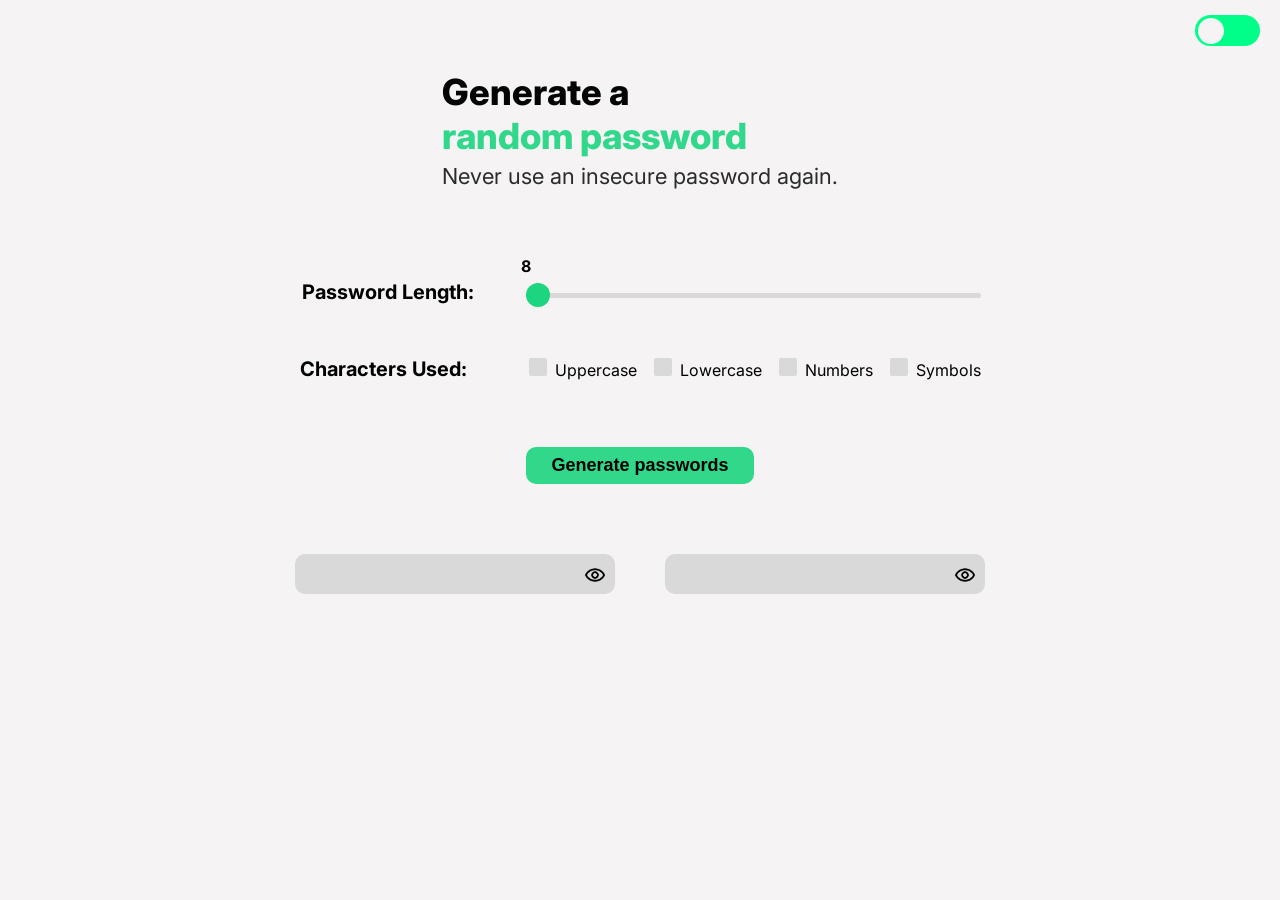
<file: Generate a random password/index.html>
<!DOCTYPE html>
<html lang="en">
<head>
  <meta charset="UTF-8">
  <meta name="viewport" content="width=device-width, initial-scale=1.0">
  <title>Generate a Random Password</title>
  <link rel="stylesheet" href="index.css">
  <link rel="preconnect" href="https://fonts.googleapis.com">
  <link rel="preconnect" href="https://fonts.gstatic.com" crossorigin>
  <link href="https://fonts.googleapis.com/css2?family=Anek+Devanagari:wght@100..800&family=Happy+Monkey&family=Inter:ital,opsz,wght@0,14..32,100..900;1,14..32,100..900&display=swap" rel="stylesheet">
</head>
<body>
  <!-- Toggle button div -->
  <div id="toggle-button-div">
    <label class="toggle">
      <input type="checkbox" id="btnToggle" name="btnToggle" />
      <span class="slider"></span>
    </label>
  </div>

  <!-- Header text -->
  <div id="main-text">
    <div class="inline-container">
       <h1 class="header">Generate a <br><span id="green-text">random password</span></h1>
       <p>Never use an insecure password again.</p>
    </div>
  </div>

  <!-- Password div -->
  <div id="password-div">
    <h2 class="white">Password Length:</h2>
    <div class="slider-container">
      <span id="pass-len" class="white">8</span>
      <label for="pass-length">
      <input type="range" id="pass-length" name="pass-length" min="8" max="20" value="8" class="range-slider">
    </label>
    </div>
  </div>


  <!-- Characters div -->
  <div id="characters-div">
  <h2 class="white">Characters Used:</h2>
  <div class="white" id="labels-input">
    
    <label for="uppercase" class="characters-container">
      <input type="checkbox" id="uppercase" name="uppercase" class="chkbox"> 
      <span class="custom-check"></span>
      Uppercase
    </label>

    <label for="lowercase" class="characters-container">
      <input type="checkbox" id="lowercase" name="lowercase" class="chkbox"> 
      <span class="custom-check"></span>
      Lowercase
    </label>

    <label for="numbers" class="characters-container">
      <input type="checkbox" id="numbers" name="numbers" class="chkbox">
      <span class="custom-check"></span>
      Numbers
    </label>
 
    <label for="symbols" class="characters-container">
      <input type="checkbox" id="symbols" name="symbols" class="chkbox">
      <span class="custom-check"></span>
      Symbols
    </label>

    </div>
  </div>

  <!-- Buttons Div -->
  <div id="buttons-div">
    <button id="gen-pass-btn">Generate passwords</button>
  </div>

  <!-- Generated passwords div -->
  <div id="passwords-generated">
    <div id="password1" class="passwords">
      <span id="pass-1" class="pass-style"></span>
      <span class="open-eye"><img src="images/openeye.png" alt="open eye icon" class="openeye-img" id="open-eye-img1"></span>
    </div>
    <div id="password2" class="passwords">
      <span id="pass-2" class="pass-style"></span>
      <span class="open-eye"><img src="images/openeye.png" alt="open eye icon" class="openeye-img" id="open-eye-img2"></span>
    </div>
  </div>

  <script src="index.js"></script>
</body>
</html>
</file>
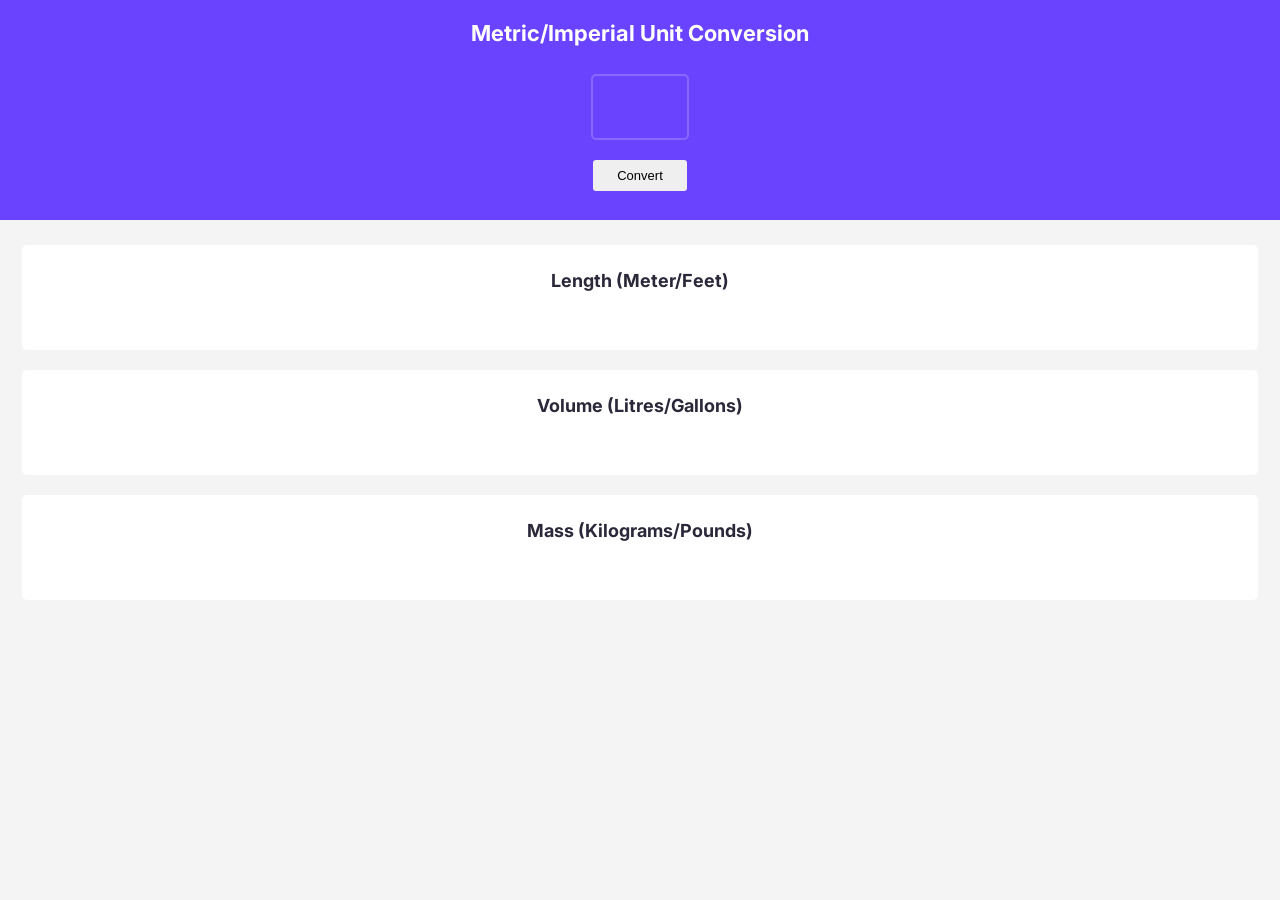
<file: Projects/Unit Conversion App/index.html>
<!DOCTYPE html>
<html lang="en">
<head>
  <meta charset="UTF-8">
  <meta name="viewport" content="width=device-width, initial-scale=1.0">
  <title>Unit Conversion App</title>
  <link rel="stylesheet" href="index.css">
  <link rel="preconnect" href="https://fonts.googleapis.com">
  <link rel="preconnect" href="https://fonts.gstatic.com" crossorigin>
  <link href="https://fonts.googleapis.com/css2?family=Inter:wght@400;500;600;700;800&display=swap" rel="stylesheet">
</head>
<body>
  <section id="input-section">
    <h1>Metric/Imperial Unit Conversion</h1>
    <input type="text" id="inp-el">
    <button id="btn-el">Convert</button>
  </section>

  <section id="details-section">
    <div id="length-el" class="details-div">
      <h2>Length (Meter/Feet)</h2>
      <div id="length-result"></div>
    </div>
    <div id="volume-el" class="details-div">
      <h2>Volume (Litres/Gallons)</h2>
      <div id="volume-result"></div>
    </div>
    <div id="mass-el" class="details-div">
      <h2>Mass (Kilograms/Pounds)</h2>
      <div id="mass-result"></div>
    </div>
  </section>

  <script src="index.js"></script>
</body>
</html>
</file>
<file: Generate a random password/index.css>
body{
  margin:0;
  background:#F5F3F4;
  font-family : "inter";
  transition:0.5s;
  /* text-align:center; */
}

.inline-container{
  display:inline-block;
  text-align:left;
}
h1{
  font-size: 36px;
  margin:0;
  font-weight:800;
}

p{
  color:#2B2B2B;
  font-size:22px;
  margin-top:5px;
}
#main-text{
  color:#050505;
  margin-top:20px;
  text-align:center;
}

#green-text{
  color:rgba(28, 213, 127, 0.9);
}

.white{
  color:black;
  font-weight:bold;
}

#password-div{
  display:flex;
  align-items:center;
  justify-content:center;
  gap:50px;
  margin-top:52px;
}

.range-slider{
  /* flex-grow:1;
  width:432px;
  margin:0;
  accent-color:black;
  opacity:20%; */
  appearance:none;
  width:455px;
  height:5px;
  background:#D9D9D9;
  border-radius:10px;
  accent-color:rgba(0,0,0,0.9);
  cursor:pointer;
}

.range-slider::-webkit-slider-thumb{
  appearance: none;
  width: 24px;     /* bigger width */
  height: 24px;    /* bigger height */
  border-radius: 50%;
  background:rgba(28, 213, 127, 1);
  cursor: pointer;
}

.slider-container{
  position:relative;
  width:455px;
}

#pass-len{
  /* display: inline-block;
  margin-left: -40px; */
  position:absolute;
  top:-26px;
  left:2px;
  transform:translateX(-50%);
  font-size:16px;
  transition: 0.1s;
}


#characters-div{
  display:flex;
  align-items:center;
  justify-content:center;
  margin-top:20px;
  gap:49px;

}

h2{
  font-size:20px;
}

#buttons-div{
  text-align:center;
}

button{
  margin-top:50px;
  font-size:18px;
  color:black;
  font-weight:bold;
  background:rgba(28, 213, 127, 0.9);
  padding:8px 25px;
  border-radius : 10px;
  border:none;
  cursor:pointer;
}

#passwords-generated{
  margin-top:70px;
  display:flex;
  align-items:center;
  justify-content:center;
  gap:50px;
}

.passwords{
  width:320px;
  height:40px;
  background:#D9D9D9;
  border-radius:10px;

  display:flex;
  align-items:center;
}


.pass-style{
  font-size:17px;
  margin-left:10px;
}

.open-eye{
  margin-left:auto;
  padding:5px 10px 0 0;
}

.openeye-img{
  width:20px;
  height:20px;
}

.characters-container input{
  display:none;
}

.characters-container{
  margin-left:8px;
  font-weight:400;
  margin-left:13px;
}

.custom-check{
  width:18px;
  height:18px;
  border:none;
  display:inline-block;
  border-radius:2px;
  position:relative;
  cursor:pointer;
  background:#D9D9D9;
  margin-right:4px;
}

.characters-container input:checked + .custom-check{
  background: #D9D9D9;
  border-color: none;
}

.characters-container input:checked + .custom-check::after{
  content: "✔";
  color: black;
  position: absolute;
  left: 4px;
  top: -2px;
}



#toggle-button-div{
  text-align:right;
  margin:15px 20px 0 0;
}



.toggle{
  position: relative;
  display:inline-block;
  width:65px;
  height:31px;
}

.toggle input {
  display: none;
}


.slider {
  position: absolute;
  cursor: pointer;
  top: 0;
  left: 0;
  right: 0;
  bottom: 0;
  background-color: #00FF88;
  transition: 0.4s;
  border-radius: 30px;
}


.slider:before {
  position: absolute;
  content: "";
  height: 26px;
  width: 26px;
  left: 3px;
  bottom: 2px;
  background-color:#F5F3F4;
  transition: 0.4s;
  border-radius: 50%;
}


input:checked + .slider:before {
  background-color: #2C2B2B;
}

input:checked + .slider:before {
  transform: translateX(35px);
}




/* dark mode */
body.dark-mode{
  background:#222222;
  font-family:"inter";
  transition:0.5s;
}

body.dark-mode .white{
  color:white;
}

body.dark-mode .header{
  color:white;
}

body.dark-mode .passwords{
  background:#2C2B2B;
}

body.dark-mode p{
  color:#BDB2B2;
}

body.dark-mode button{
  color:white;
}

body.dark-mode .range-slider{
  background:#FFFFFF;
  border-radius:10px;
  accent-color:#D9D9D9; 
}

body.dark-mode .pass-style{
  color:white;
}

body.dark-mode .openeye-img{
  filter: brightness(0) invert(1);
}
</file>
<file: Projects/Unit Conversion App/index.css>
body{
  margin:0;
  background:#F4F4F4;
  font-family:'Inter',sans-serif;
}

#input-section{
  display:flex;
  flex-direction:column;
  align-items:center;
  height:220px;
  background:#6943FF;
}

h1{
  color:white;
  font-size:22px;
  margin-top:20px;
}

#inp-el{
  width:90px;
  height:60px;
  border-radius:5px;
  border:2px solid rgba(255, 255, 255, 0.2);;
  background:#6943FF;
  color:white;
  font-size:45px;
  text-align:center;
  margin-top:10px;
}

#btn-el{
  margin-top:20px;
  padding:8px 24px;
  text-align:center;
  border-radius:3px;
  border:none;
  font-size:13px;
}

#details-section{
  padding-top:10px;
}

.details-div{
  height:105px;
  background:white;
  text-align:center;
  margin: 0 22px;
  border-radius:5px;
  margin-bottom:20px;
}

h2{
  font-size:18px;
  color:#2B283A;
  padding-top:25px;
}

#inp-el{
  outline:none;
}

.result-para{
  color:#5A5A5A;
  font-size:15px;
}
</file>
